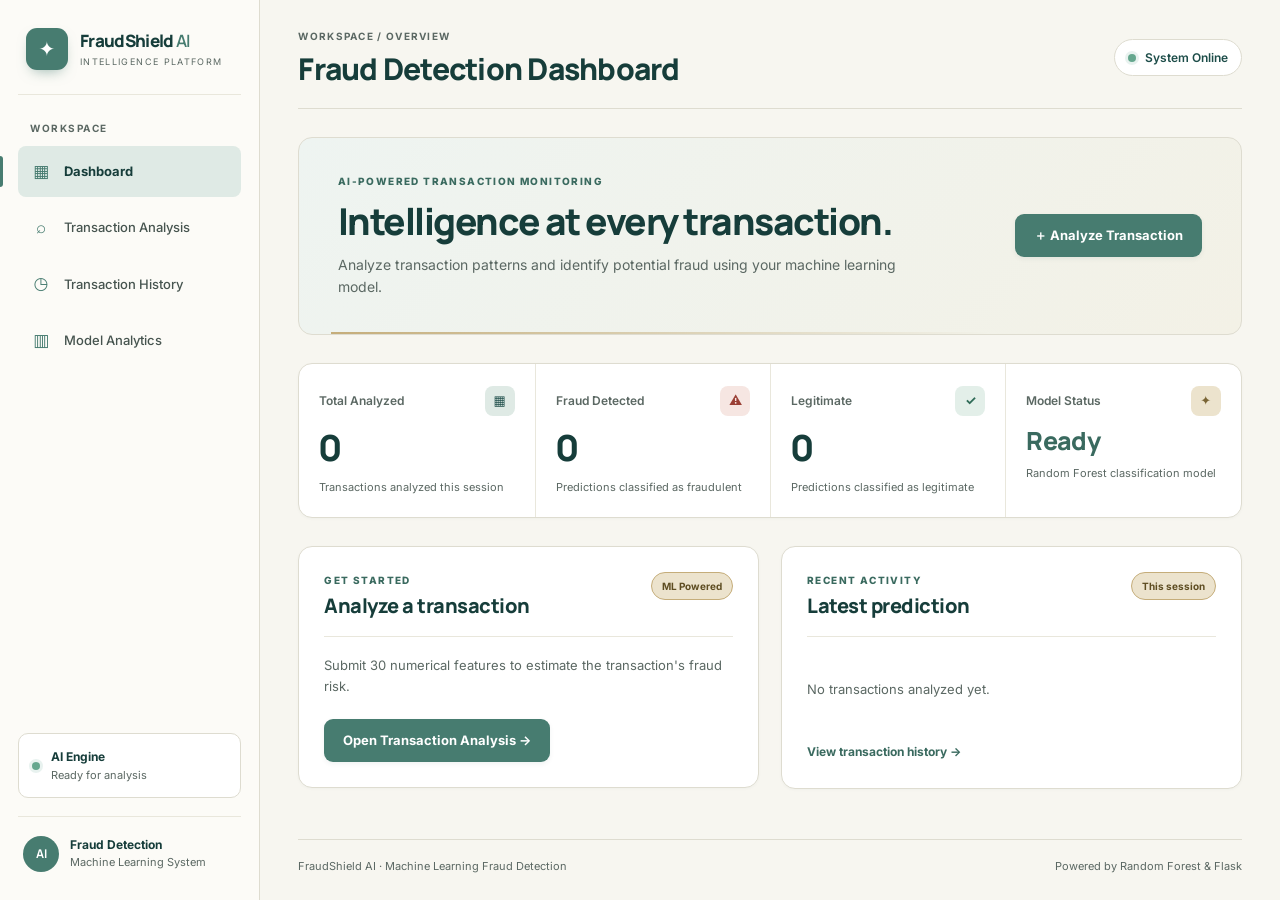
<file: frontend/index.html>
<!DOCTYPE html>
<html lang="en">
<head>
  <meta charset="UTF-8">
  <meta name="viewport" content="width=device-width, initial-scale=1.0">
  <title>FraudShield AI | Dashboard</title>
  <link rel="stylesheet" href="style.css">
  <link rel="preconnect" href="https://fonts.googleapis.com">
  <link rel="preconnect" href="https://fonts.gstatic.com" crossorigin>
  <link href="https://fonts.googleapis.com/css2?family=Inter:wght@400;500;600;700;800&family=Manrope:wght@500;600;700;800&display=swap" rel="stylesheet">
</head>
<body>
<div class="app-container">
  
  <aside class="sidebar">
    <a class="brand" href="index.html"><span class="brand-icon">✦</span><span><strong>FraudShield <em>AI</em></strong><small>INTELLIGENCE PLATFORM</small></span></a>
    <p class="nav-heading">WORKSPACE</p>
    <nav class="navigation">
      <a class="nav-link active" href="index.html"><span>▦</span> Dashboard</a>
      <a class="nav-link" href="analysis.html"><span>⌕</span> Transaction Analysis</a>
      <a class="nav-link" href="history.html"><span>◷</span> Transaction History</a>
      <a class="nav-link" href="analytics.html"><span>▥</span> Model Analytics</a>
    </nav>
    <div class="sidebar-bottom">
      <div class="system-status"><span class="status-dot"></span><div><strong>AI Engine</strong><p>Ready for analysis</p></div></div>
      <div class="profile"><span class="profile-avatar">AI</span><div><strong>Fraud Detection</strong><p>Machine Learning System</p></div></div>
    </div>
  </aside>
  <main class="main-content">
    <header class="topbar"><div><p class="breadcrumb">WORKSPACE / OVERVIEW</p><h1>Fraud Detection Dashboard</h1></div><span class="live-indicator"><span class="status-dot"></span> System Online</span></header>
    <section class="welcome-section"><div><p class="eyebrow">AI-POWERED TRANSACTION MONITORING</p><h2>Intelligence at every transaction.</h2><p class="welcome-description">Analyze transaction patterns and identify potential fraud using your machine learning model.</p></div><a href="analysis.html" class="primary-button">＋ Analyze Transaction</a></section>
    <section class="stats-grid">
      <article class="stat-card"><div class="stat-top"><span>Total Analyzed</span><span class="stat-icon blue-icon">▦</span></div><h3 id="total-analyzed">0</h3><p>Transactions analyzed this session</p></article>
      <article class="stat-card"><div class="stat-top"><span>Fraud Detected</span><span class="stat-icon red-icon">⚠</span></div><h3 id="fraud-count">0</h3><p>Predictions classified as fraudulent</p></article>
      <article class="stat-card"><div class="stat-top"><span>Legitimate</span><span class="stat-icon green-icon">✓</span></div><h3 id="legitimate-count">0</h3><p>Predictions classified as legitimate</p></article>
      <article class="stat-card"><div class="stat-top"><span>Model Status</span><span class="stat-icon purple-icon">✦</span></div><h3 class="model-status-text">Ready</h3><p>Random Forest classification model</p></article>
    </section>
    <section class="dashboard-grid">
      <article class="panel"><div class="panel-header"><div><p class="eyebrow">GET STARTED</p><h2>Analyze a transaction</h2></div><span class="badge">ML Powered</span></div><p class="panel-description">Submit 30 numerical features to estimate the transaction's fraud risk.</p><a href="analysis.html" class="primary-button">Open Transaction Analysis →</a></article>
      <article class="panel"><div class="panel-header"><div><p class="eyebrow">RECENT ACTIVITY</p><h2>Latest prediction</h2></div><span class="badge">This session</span></div><div id="dashboard-latest" class="empty-state">No transactions analyzed yet.</div><a class="text-link" href="history.html">View transaction history →</a></article>
    </section>
    <footer class="footer"><p>FraudShield AI · Machine Learning Fraud Detection</p><p>Powered by Random Forest &amp; Flask</p></footer>
  </main>
</div>
<script src="script.js"></script>
</body>
</html>
</file>
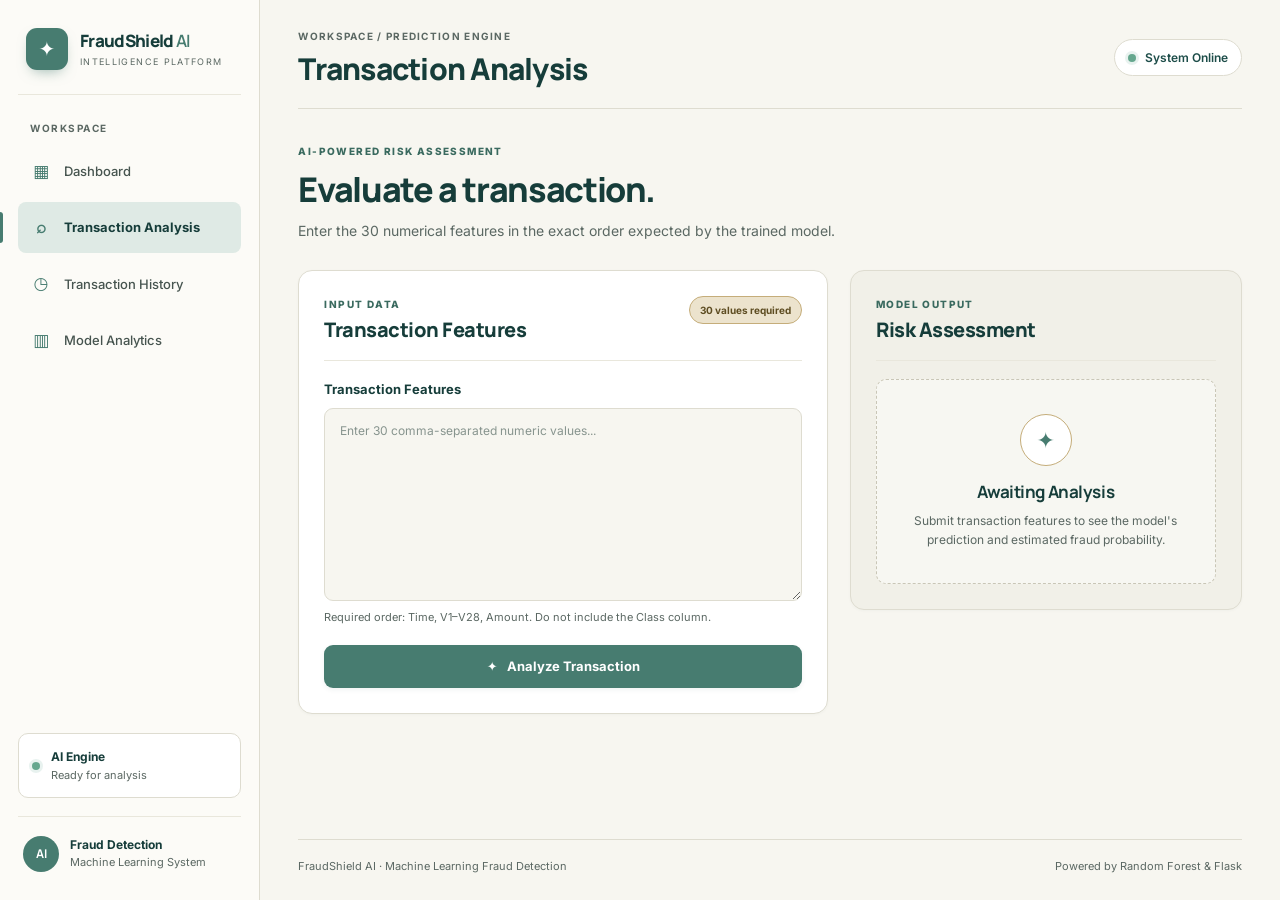
<file: frontend/analysis.html>
<!DOCTYPE html>
<html lang="en">
<head>
  <meta charset="UTF-8"><meta name="viewport" content="width=device-width, initial-scale=1.0">
  <title>FraudShield AI | Transaction Analysis</title>
  <link rel="stylesheet" href="style.css"><link rel="preconnect" href="https://fonts.googleapis.com"><link rel="preconnect" href="https://fonts.gstatic.com" crossorigin>
  <link href="https://fonts.googleapis.com/css2?family=Inter:wght@400;500;600;700;800&family=Manrope:wght@500;600;700;800&display=swap" rel="stylesheet">
</head>
<body><div class="app-container">
  <aside class="sidebar"><a class="brand" href="index.html"><span class="brand-icon">✦</span><span><strong>FraudShield <em>AI</em></strong><small>INTELLIGENCE PLATFORM</small></span></a><p class="nav-heading">WORKSPACE</p>
    <nav class="navigation"><a class="nav-link" href="index.html"><span>▦</span> Dashboard</a><a class="nav-link active" href="analysis.html"><span>⌕</span> Transaction Analysis</a><a class="nav-link" href="history.html"><span>◷</span> Transaction History</a><a class="nav-link" href="analytics.html"><span>▥</span> Model Analytics</a></nav>
    <div class="sidebar-bottom"><div class="system-status"><span class="status-dot"></span><div><strong>AI Engine</strong><p>Ready for analysis</p></div></div><div class="profile"><span class="profile-avatar">AI</span><div><strong>Fraud Detection</strong><p>Machine Learning System</p></div></div></div>
  </aside>
  <main class="main-content"><header class="topbar"><div><p class="breadcrumb">WORKSPACE / PREDICTION ENGINE</p><h1>Transaction Analysis</h1></div><span class="live-indicator"><span class="status-dot"></span> System Online</span></header>
    <section class="page-intro"><p class="eyebrow">AI-POWERED RISK ASSESSMENT</p><h2>Evaluate a transaction.</h2><p>Enter the 30 numerical features in the exact order expected by the trained model.</p></section>
    <section class="dashboard-grid analysis-layout">
      <article class="panel"><div class="panel-header"><div><p class="eyebrow">INPUT DATA</p><h2>Transaction Features</h2></div><span class="badge">30 values required</span></div>
        <form id="prediction-form"><label for="transaction-features">Transaction Features</label><textarea id="transaction-features" name="features" rows="8" placeholder="Enter 30 comma-separated numeric values..." required></textarea><p class="input-help">Required order: Time, V1–V28, Amount. Do not include the Class column.</p><button type="submit" class="primary-button analyze-button"><span>✦</span> Analyze Transaction</button><p id="form-message" class="form-message" role="status" aria-live="polite"></p></form>
      </article>
      <article class="panel result-panel"><div class="panel-header"><div><p class="eyebrow">MODEL OUTPUT</p><h2>Risk Assessment</h2></div></div>
        <div id="result-placeholder" class="result-placeholder"><div class="result-symbol">✦</div><h3>Awaiting Analysis</h3><p>Submit transaction features to see the model's prediction and estimated fraud probability.</p></div>
        <div id="prediction-result" hidden><div id="result-badge" class="result-badge"><span id="result-symbol">✓</span><span id="result-label">LEGITIMATE</span></div><div class="risk-score"><div class="risk-score-heading"><span>Estimated Fraud Probability</span><strong id="fraud-probability">0.00%</strong></div><div class="progress-track"><div id="risk-progress" class="progress-fill"></div></div></div><p class="result-disclaimer">This result is a machine learning prediction, not a guarantee of transaction legitimacy.</p></div>
      </article>
    </section>
    <footer class="footer"><p>FraudShield AI · Machine Learning Fraud Detection</p><p>Powered by Random Forest &amp; Flask</p></footer>
  </main>
</div><script src="script.js"></script></body></html>
</file>
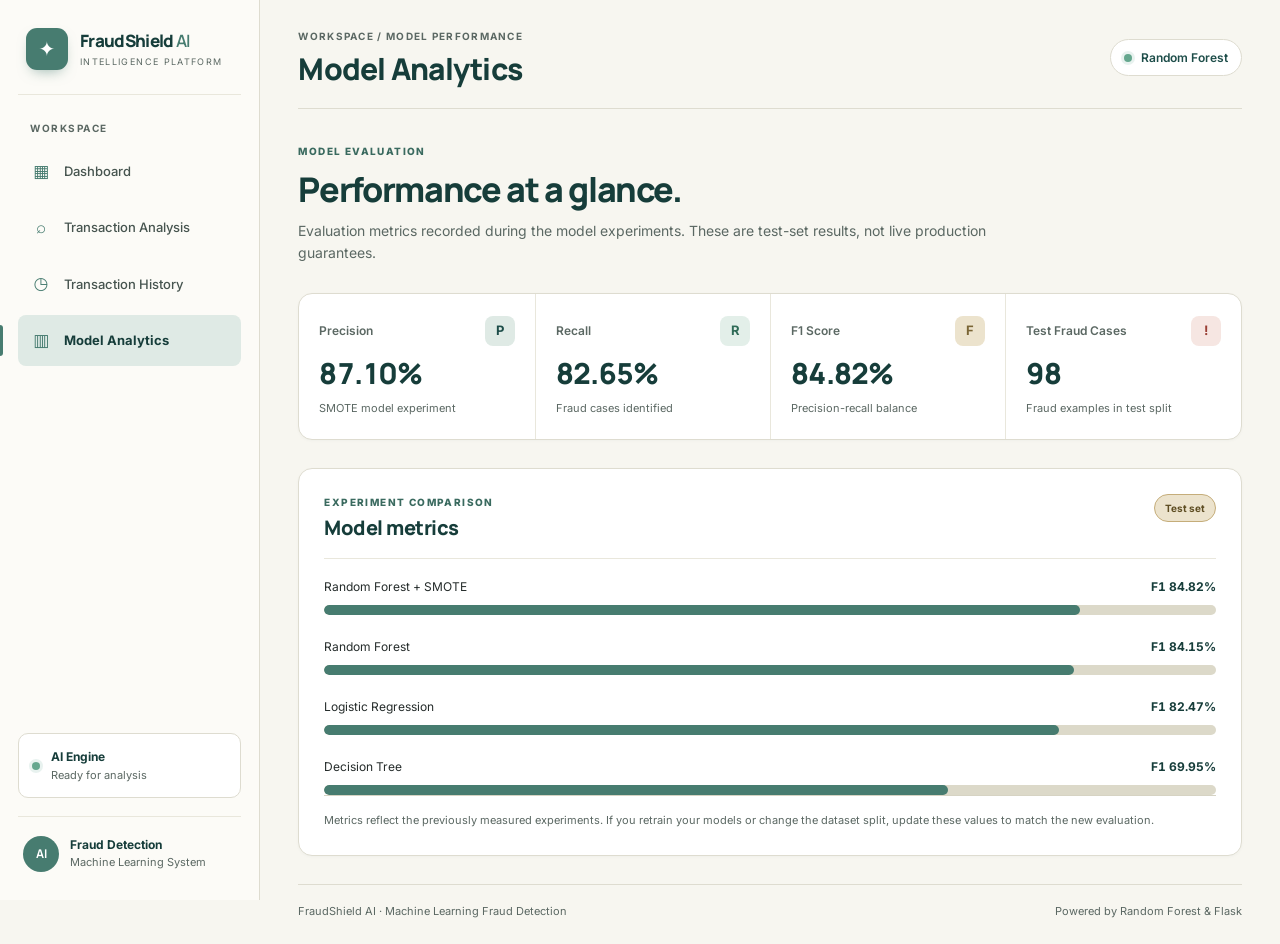
<file: frontend/analytics.html>
<!DOCTYPE html>
<html lang="en"><head><meta charset="UTF-8"><meta name="viewport" content="width=device-width, initial-scale=1.0"><title>FraudShield AI | Model Analytics</title><link rel="stylesheet" href="style.css"><link rel="preconnect" href="https://fonts.googleapis.com"><link rel="preconnect" href="https://fonts.gstatic.com" crossorigin><link href="https://fonts.googleapis.com/css2?family=Inter:wght@400;500;600;700;800&family=Manrope:wght@500;600;700;800&display=swap" rel="stylesheet"></head>
<body><div class="app-container"><aside class="sidebar"><a class="brand" href="index.html"><span class="brand-icon">✦</span><span><strong>FraudShield <em>AI</em></strong><small>INTELLIGENCE PLATFORM</small></span></a><p class="nav-heading">WORKSPACE</p><nav class="navigation"><a class="nav-link" href="index.html"><span>▦</span> Dashboard</a><a class="nav-link" href="analysis.html"><span>⌕</span> Transaction Analysis</a><a class="nav-link" href="history.html"><span>◷</span> Transaction History</a><a class="nav-link active" href="analytics.html"><span>▥</span> Model Analytics</a></nav><div class="sidebar-bottom"><div class="system-status"><span class="status-dot"></span><div><strong>AI Engine</strong><p>Ready for analysis</p></div></div><div class="profile"><span class="profile-avatar">AI</span><div><strong>Fraud Detection</strong><p>Machine Learning System</p></div></div></div></aside>
<main class="main-content"><header class="topbar"><div><p class="breadcrumb">WORKSPACE / MODEL PERFORMANCE</p><h1>Model Analytics</h1></div><span class="live-indicator"><span class="status-dot"></span> Random Forest</span></header><section class="page-intro"><p class="eyebrow">MODEL EVALUATION</p><h2>Performance at a glance.</h2><p>Evaluation metrics recorded during the model experiments. These are test-set results, not live production guarantees.</p></section>
<section class="stats-grid analytics-stats"><article class="stat-card"><div class="stat-top"><span>Precision</span><span class="stat-icon blue-icon">P</span></div><h3>87.10%</h3><p>SMOTE model experiment</p></article><article class="stat-card"><div class="stat-top"><span>Recall</span><span class="stat-icon green-icon">R</span></div><h3>82.65%</h3><p>Fraud cases identified</p></article><article class="stat-card"><div class="stat-top"><span>F1 Score</span><span class="stat-icon purple-icon">F</span></div><h3>84.82%</h3><p>Precision-recall balance</p></article><article class="stat-card"><div class="stat-top"><span>Test Fraud Cases</span><span class="stat-icon red-icon">!</span></div><h3>98</h3><p>Fraud examples in test split</p></article></section>
<section class="panel"><div class="panel-header"><div><p class="eyebrow">EXPERIMENT COMPARISON</p><h2>Model metrics</h2></div><span class="badge">Test set</span></div><div class="metric-list"><div class="metric-row"><div><span>Random Forest + SMOTE</span><strong>F1 84.82%</strong></div><div class="metric-track"><span style="width:84.82%"></span></div></div><div class="metric-row"><div><span>Random Forest</span><strong>F1 84.15%</strong></div><div class="metric-track"><span style="width:84.15%"></span></div></div><div class="metric-row"><div><span>Logistic Regression</span><strong>F1 82.47%</strong></div><div class="metric-track"><span style="width:82.47%"></span></div></div><div class="metric-row"><div><span>Decision Tree</span><strong>F1 69.95%</strong></div><div class="metric-track"><span style="width:69.95%"></span></div></div></div><p class="result-disclaimer">Metrics reflect the previously measured experiments. If you retrain your models or change the dataset split, update these values to match the new evaluation.</p></section><footer class="footer"><p>FraudShield AI · Machine Learning Fraud Detection</p><p>Powered by Random Forest &amp; Flask</p></footer></main></div><script src="script.js"></script></body></html>
</file>
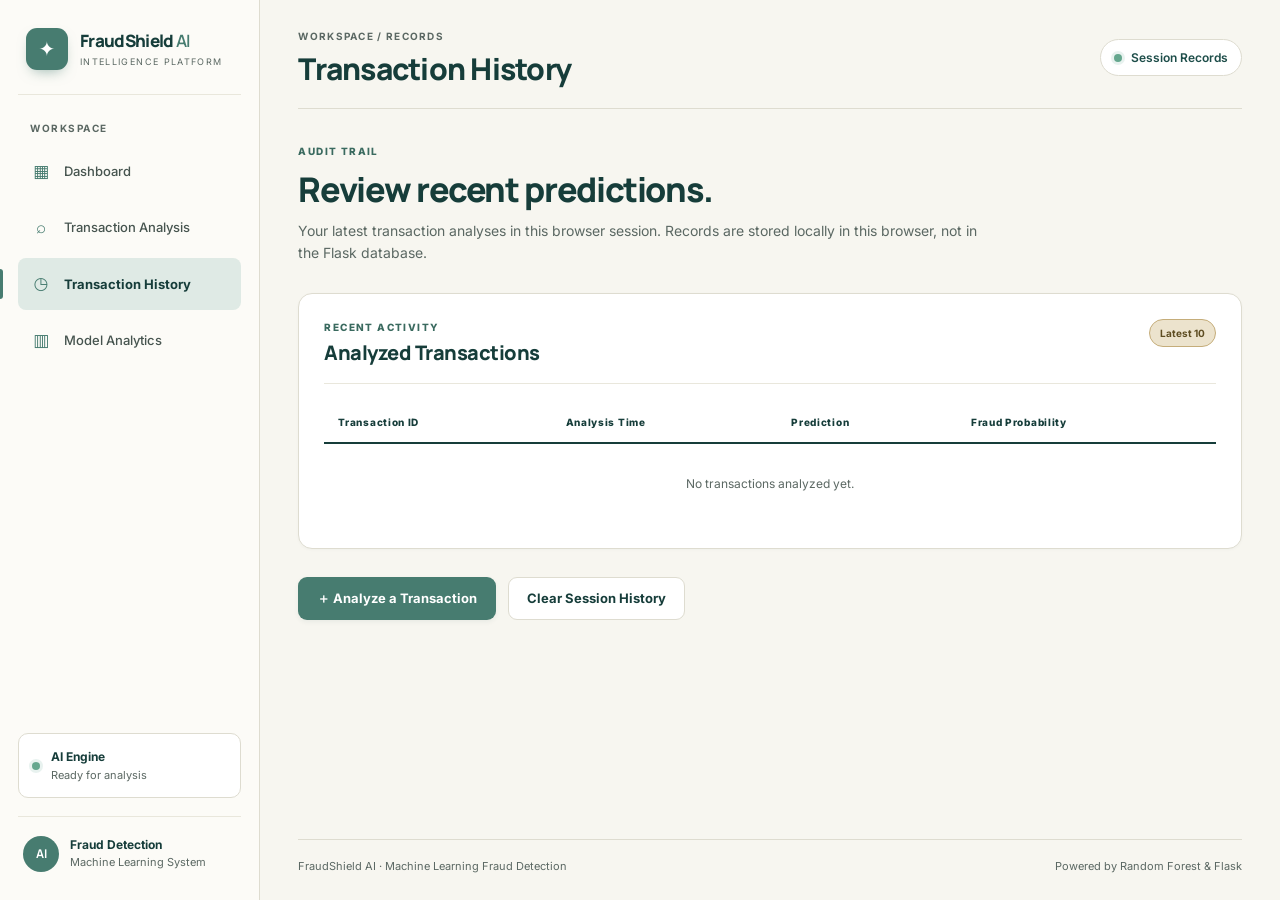
<file: frontend/history.html>
<!DOCTYPE html>
<html lang="en"><head><meta charset="UTF-8"><meta name="viewport" content="width=device-width, initial-scale=1.0"><title>FraudShield AI | Transaction History</title><link rel="stylesheet" href="style.css"><link rel="preconnect" href="https://fonts.googleapis.com"><link rel="preconnect" href="https://fonts.gstatic.com" crossorigin><link href="https://fonts.googleapis.com/css2?family=Inter:wght@400;500;600;700;800&family=Manrope:wght@500;600;700;800&display=swap" rel="stylesheet"></head>
<body><div class="app-container"><aside class="sidebar"><a class="brand" href="index.html"><span class="brand-icon">✦</span><span><strong>FraudShield <em>AI</em></strong><small>INTELLIGENCE PLATFORM</small></span></a><p class="nav-heading">WORKSPACE</p><nav class="navigation"><a class="nav-link" href="index.html"><span>▦</span> Dashboard</a><a class="nav-link" href="analysis.html"><span>⌕</span> Transaction Analysis</a><a class="nav-link active" href="history.html"><span>◷</span> Transaction History</a><a class="nav-link" href="analytics.html"><span>▥</span> Model Analytics</a></nav><div class="sidebar-bottom"><div class="system-status"><span class="status-dot"></span><div><strong>AI Engine</strong><p>Ready for analysis</p></div></div><div class="profile"><span class="profile-avatar">AI</span><div><strong>Fraud Detection</strong><p>Machine Learning System</p></div></div></div></aside>
<main class="main-content"><header class="topbar"><div><p class="breadcrumb">WORKSPACE / RECORDS</p><h1>Transaction History</h1></div><span class="live-indicator"><span class="status-dot"></span> Session Records</span></header><section class="page-intro"><p class="eyebrow">AUDIT TRAIL</p><h2>Review recent predictions.</h2><p>Your latest transaction analyses in this browser session. Records are stored locally in this browser, not in the Flask database.</p></section>
<section class="panel history-panel"><div class="panel-header"><div><p class="eyebrow">RECENT ACTIVITY</p><h2>Analyzed Transactions</h2></div><span class="badge">Latest 10</span></div><div class="table-wrapper"><table><thead><tr><th>Transaction ID</th><th>Analysis Time</th><th>Prediction</th><th>Fraud Probability</th></tr></thead><tbody id="history-body"><tr><td colspan="4" class="empty-history">No transactions analyzed yet.</td></tr></tbody></table></div></section><div class="page-actions"><a href="analysis.html" class="primary-button">＋ Analyze a Transaction</a><button type="button" id="clear-history" class="secondary-button">Clear Session History</button></div><footer class="footer"><p>FraudShield AI · Machine Learning Fraud Detection</p><p>Powered by Random Forest &amp; Flask</p></footer></main></div><script src="script.js"></script></body></html>
</file>
<file: frontend/style.css>
@import url("https://fonts.googleapis.com/css2?family=Manrope:wght@500;600;700;800&display=swap");
:root{--teal-900:#0f2e2c;--teal-800:#163d3a;--teal-700:#1d4d49;--jade:#477c70;--jade-dark:#3a6a5f;--jade-100:#dfeae5;--jade-50:#eef4f1;--ivory:#f7f6f0;--ivory-deep:#efede4;--white:#fff;--champagne:#c5ad7a;--champagne-soft:#ece3cd;--charcoal:#252c2b;--muted:#5b6863;--line:#dedcd0;--line-soft:#e9e7dc;--safe:#2f6b57;--safe-bg:#e3efe9;--alert:#9a3f35;--alert-bg:#f6e6e2;--font-display:"Manrope","Inter",sans-serif;--font-body:"Inter",system-ui,sans-serif;--radius:14px;--shadow:0 6px 20px -8px rgba(22,61,58,.15);--sidebar-width:260px}
*{box-sizing:border-box}html{scroll-behavior:smooth}body{margin:0;background:var(--ivory);color:var(--charcoal);font:15px/1.6 var(--font-body);-webkit-font-smoothing:antialiased}h1,h2,h3,p{margin:0}h1,h2,h3{font-family:var(--font-display);letter-spacing:-.025em;line-height:1.25;color:var(--teal-800)}a{color:inherit;text-decoration:none}button,textarea{font:inherit}[hidden]{display:none!important}::selection{background:var(--champagne-soft);color:var(--teal-900)}:focus-visible{outline:3px solid var(--jade);outline-offset:3px}
.app-container{min-height:100vh;display:grid;grid-template-columns:var(--sidebar-width) minmax(0,1fr)}.sidebar{position:sticky;top:0;height:100vh;display:flex;flex-direction:column;padding:28px 18px;background:#fcfbf7;border-right:1px solid var(--line);overflow-y:auto}.brand{display:flex;align-items:center;gap:12px;padding:0 8px 24px;border-bottom:1px solid var(--line-soft);margin-bottom:25px}.brand-icon{display:grid;place-items:center;flex:none;width:42px;height:42px;border-radius:11px;background:var(--jade);color:white;font-size:20px;box-shadow:0 6px 14px -6px #477c7099}.brand strong{display:block;font:800 17px var(--font-display);color:var(--teal-800);letter-spacing:-.04em}.brand em{font-style:normal;color:var(--jade);font-weight:600}.brand small{display:block;margin-top:3px;font-size:9px;letter-spacing:.15em;color:var(--muted)}.nav-heading{padding:0 12px;margin-bottom:10px;font-size:10px;font-weight:700;letter-spacing:.15em;color:var(--muted)}.navigation{display:flex;flex-direction:column;gap:5px}.nav-link{display:flex;align-items:center;gap:12px;position:relative;padding:12px;border-radius:8px;color:#46544f;font-size:13px;font-weight:500;transition:background .16s,color .16s}.nav-link span{width:22px;text-align:center;font-size:17px;color:var(--jade)}.nav-link:hover{background:var(--jade-50);color:var(--teal-800)}.nav-link.active{background:var(--jade-100);color:var(--teal-800);font-weight:700}.nav-link.active:before{content:"";position:absolute;left:-18px;top:20%;bottom:20%;width:3px;background:var(--jade);border-radius:0 3px 3px 0}.sidebar-bottom{margin-top:auto;padding-top:24px;display:grid;gap:18px}.system-status{display:flex;align-items:center;gap:11px;padding:13px;border:1px solid var(--line);border-radius:10px;background:white}.system-status strong,.profile strong{display:block;font-size:12px;color:var(--teal-800)}.system-status p,.profile p{font-size:11px;color:var(--muted)}.status-dot{display:inline-block;flex:none;width:8px;height:8px;border-radius:50%;background:#65a78e;box-shadow:0 0 0 3px #65a78e25}.profile{display:flex;align-items:center;gap:11px;padding:18px 5px 0;border-top:1px solid var(--line-soft)}.profile-avatar,.top-avatar{display:grid;place-items:center;flex:none;width:36px;height:36px;border-radius:50%;font:700 12px var(--font-display)}.profile-avatar{background:var(--jade);color:white}
.main-content{min-width:0;padding:28px clamp(20px,3vw,48px) 24px;display:flex;flex-direction:column;gap:28px}.topbar{display:flex;align-items:center;justify-content:space-between;gap:20px;padding-bottom:20px;border-bottom:1px solid var(--line)}.breadcrumb{font-size:10px;font-weight:700;letter-spacing:.13em;color:var(--muted);margin-bottom:6px}.topbar h1{font-size:clamp(23px,2.4vw,30px);font-weight:800}.live-indicator{display:inline-flex;align-items:center;gap:9px;padding:8px 13px;border:1px solid var(--line);border-radius:999px;background:white;font-size:12px;font-weight:600;color:var(--teal-700);white-space:nowrap}
.welcome-section{display:flex;align-items:center;justify-content:space-between;gap:24px;padding:35px clamp(22px,3vw,40px);border:1px solid var(--line);border-radius:var(--radius);background:linear-gradient(135deg,var(--jade-50),#f3f1e6);position:relative;overflow:hidden}.welcome-section:after{content:"";position:absolute;bottom:0;left:32px;right:32px;height:2px;background:linear-gradient(90deg,var(--champagne),transparent 75%)}.welcome-section>div{max-width:620px}.eyebrow{font-size:10px;font-weight:800;letter-spacing:.14em;color:var(--jade-dark)}.welcome-section h2,.page-intro h2{margin:9px 0 10px;font-size:clamp(25px,3vw,37px);font-weight:800;letter-spacing:-.04em}.welcome-description,.page-intro>p:last-child{max-width:570px;color:var(--muted);font-size:14px}.page-intro{padding:6px 0 0}.page-intro h2{font-size:clamp(25px,3vw,34px)}.page-intro>p:last-child{max-width:700px}
.primary-button,.secondary-button{display:inline-flex;align-items:center;justify-content:center;gap:9px;border:1px solid transparent;border-radius:9px;padding:12px 18px;font-size:13px;font-weight:700;line-height:1.3;cursor:pointer;transition:background .16s,transform .16s,box-shadow .16s}.primary-button{background:var(--jade);color:white;box-shadow:0 2px 5px #163d3a10;white-space:nowrap}.primary-button:hover{background:var(--jade-dark);box-shadow:var(--shadow);transform:translateY(-1px)}.primary-button:disabled{opacity:.6;cursor:wait;transform:none}.secondary-button{background:white;color:var(--teal-800);border-color:var(--line)}.secondary-button:hover{background:var(--jade-50);border-color:var(--jade)}
.stats-grid{display:grid;grid-template-columns:repeat(4,minmax(0,1fr));background:white;border:1px solid var(--line);border-radius:var(--radius);box-shadow:0 1px 3px #163d3a08;overflow:hidden}.stat-card{padding:22px 20px;display:flex;flex-direction:column;gap:9px;border-left:1px solid var(--line-soft)}.stat-card:first-child{border-left:0}.stat-top{display:flex;align-items:center;justify-content:space-between;gap:8px;color:var(--muted);font-size:12px;font-weight:600}.stat-icon{display:grid;place-items:center;width:30px;height:30px;border-radius:8px;font-size:13px;font-weight:700;flex:none}.blue-icon{background:var(--jade-100);color:var(--teal-700)}.red-icon{background:var(--alert-bg);color:var(--alert)}.green-icon{background:var(--safe-bg);color:var(--safe)}.purple-icon{background:var(--champagne-soft);color:#7a6535}.stat-card h3{font-size:clamp(27px,3vw,36px);font-weight:800;font-variant-numeric:tabular-nums}.stat-card h3.model-status-text{font-size:25px;color:var(--jade-dark)}.stat-card>p{font-size:11px;color:var(--muted);line-height:1.5}
.dashboard-grid{display:grid;grid-template-columns:minmax(0,1fr) minmax(0,1fr);gap:22px;align-items:start}.analysis-layout{grid-template-columns:minmax(0,1.15fr) minmax(320px,.85fr)}.panel{min-width:0;padding:25px;background:white;border:1px solid var(--line);border-radius:var(--radius);box-shadow:0 1px 3px #163d3a08}.panel-header{display:flex;align-items:flex-start;justify-content:space-between;gap:14px;padding-bottom:18px;margin-bottom:18px;border-bottom:1px solid var(--line-soft)}.panel-header h2{margin-top:5px;font-size:20px;font-weight:800}.panel-description{margin-bottom:22px;color:var(--muted);font-size:13px}.badge{display:inline-flex;align-items:center;padding:5px 10px;border:1px solid var(--champagne);border-radius:999px;background:var(--champagne-soft);color:#5e4d22;font-size:10px;font-weight:700;white-space:nowrap}.text-link{display:inline-block;margin-top:18px;color:var(--jade-dark);font-size:12px;font-weight:700}.empty-state{padding:24px 0;color:var(--muted);font-size:13px}
#prediction-form label{display:block;margin-bottom:8px;color:var(--teal-800);font-size:13px;font-weight:700}textarea{display:block;width:100%;min-height:175px;resize:vertical;padding:14px 15px;border:1px solid var(--line);border-radius:9px;background:var(--ivory);color:var(--charcoal);font:12px/1.7 ui-monospace,SFMono-Regular,Consolas,monospace;transition:border-color .16s,box-shadow .16s}textarea::placeholder{color:#87948e;font:12px var(--font-body)}textarea:hover{border-color:#aab7b0}textarea:focus{outline:none;border-color:var(--jade);background:white;box-shadow:0 0 0 3px #477c7025}.input-help{margin-top:8px;color:var(--muted);font-size:11px}.analyze-button{width:100%;margin-top:18px}.form-message{margin-top:13px;font-size:12px;font-weight:600}.form-message:empty{display:none}.form-message.error,.form-message.is-error{padding:10px 12px;border-left:3px solid var(--alert);border-radius:5px;background:var(--alert-bg);color:var(--alert)}.form-message.success,.form-message.is-success{padding:10px 12px;border-left:3px solid var(--safe);border-radius:5px;background:var(--safe-bg);color:var(--safe)}.form-message.info{padding:10px 12px;border-left:3px solid var(--champagne);border-radius:5px;background:var(--champagne-soft);color:#5e4d22}
.result-panel{background:#f1f0e8}.result-placeholder{display:flex;flex-direction:column;align-items:center;text-align:center;padding:34px 18px;border:1px dashed #c9c6b6;border-radius:10px;background:#ffffff75}.result-symbol{display:grid;place-items:center;width:52px;height:52px;margin-bottom:15px;border:1px solid var(--champagne);border-radius:50%;background:white;color:var(--jade);font-size:22px}.result-placeholder h3{font-size:17px;margin-bottom:8px}.result-placeholder p{max-width:280px;font-size:12px;color:var(--muted)}.result-badge{display:flex;align-items:center;gap:12px;padding:15px;margin-bottom:22px;border:1px solid #2f6b5745;border-left:5px solid var(--safe);border-radius:9px;background:var(--safe-bg);color:var(--safe);font:800 15px var(--font-display);letter-spacing:.02em}.result-badge #result-symbol{display:grid;place-items:center;width:30px;height:30px;border-radius:50%;background:var(--safe);color:white}.result-badge.fraud{background:var(--alert-bg);color:var(--alert);border-color:#9a3f3545}.result-badge.fraud #result-symbol{background:var(--alert)}.risk-score{margin-bottom:22px}.risk-score-heading{display:flex;align-items:center;justify-content:space-between;gap:10px;margin-bottom:12px;font-size:11px;color:var(--muted)}.risk-score-heading strong{font:800 26px var(--font-display);color:var(--teal-800);white-space:nowrap}.progress-track,.metric-track{height:9px;border-radius:999px;background:#dcd9c9;overflow:hidden}.progress-fill{height:100%;min-width:2px;border-radius:999px;background:var(--jade);transition:width .6s ease}.progress-fill.fraud{background:var(--alert)}.result-disclaimer{padding-top:16px;border-top:1px solid #d6d3c3;color:var(--muted);font-size:11px;line-height:1.6}
.table-wrapper{width:100%;overflow-x:auto;-webkit-overflow-scrolling:touch}table{width:100%;min-width:570px;border-collapse:collapse;font-size:12px}thead th{padding:12px 14px;border-bottom:2px solid var(--teal-800);text-align:left;color:var(--teal-800);font-size:10px;font-weight:800;letter-spacing:.07em;white-space:nowrap}tbody td{padding:15px 14px;border-bottom:1px solid var(--line-soft);color:var(--charcoal);vertical-align:middle}tbody tr:hover{background:var(--ivory)}tbody tr:last-child td{border-bottom:0}tbody td:first-child{font-family:ui-monospace,Consolas,monospace;color:var(--teal-700)}tbody td:nth-child(2){color:var(--muted);white-space:nowrap}.prediction-tag{display:inline-flex;padding:5px 9px;border-radius:999px;font-size:10px;font-weight:800;letter-spacing:.025em}.prediction-tag.fraud{background:var(--alert-bg);color:var(--alert)}.prediction-tag.legitimate{background:var(--safe-bg);color:var(--safe)}.empty-history{text-align:center!important;padding:30px 12px!important;color:var(--muted)!important;font-family:var(--font-body)!important}.page-actions{display:flex;align-items:center;gap:12px;flex-wrap:wrap}
.metric-list{display:grid;gap:22px}.metric-row>div:first-child{display:flex;align-items:center;justify-content:space-between;gap:12px;margin-bottom:9px;font-size:12px}.metric-row strong{color:var(--teal-800);font-variant-numeric:tabular-nums}.metric-track{height:10px}.metric-track span{display:block;height:100%;border-radius:999px;background:var(--jade)}.analytics-stats .stat-card h3{font-size:29px}
.footer{display:flex;justify-content:space-between;gap:12px;flex-wrap:wrap;margin-top:auto;padding-top:18px;border-top:1px solid var(--line);color:var(--muted);font-size:11px}
@media(max-width:1150px){.stats-grid{grid-template-columns:repeat(2,minmax(0,1fr))}.stat-card:nth-child(3){border-left:0}.stat-card:nth-child(n+3){border-top:1px solid var(--line-soft)}}
@media(max-width:900px){.app-container{grid-template-columns:1fr}.sidebar{position:static;height:auto;padding:16px 20px;overflow:visible}.brand{padding-bottom:15px;margin-bottom:15px}.sidebar-bottom{display:none}.navigation{flex-direction:row;overflow-x:auto;padding-bottom:4px}.nav-link{flex:none;white-space:nowrap;padding:10px}.nav-link.active:before{left:10px;right:10px;top:auto;bottom:0;width:auto;height:2px}.nav-heading{display:none}.main-content{padding:24px}.dashboard-grid,.analysis-layout{grid-template-columns:1fr}}
@media(max-width:600px){body{font-size:14px}.main-content{padding:17px;gap:20px}.sidebar{padding:14px}.brand small{display:none}.navigation{gap:3px}.nav-link{font-size:11px;padding:9px}.nav-link span{width:auto}.topbar{align-items:flex-start}.live-indicator{font-size:0;padding:9px}.live-indicator .status-dot{width:9px;height:9px}.welcome-section{align-items:stretch;flex-direction:column;padding:24px 20px}.welcome-section .primary-button{width:100%}.stats-grid{grid-template-columns:1fr}.stat-card,.stat-card:nth-child(3){padding:17px;border-left:0}.stat-card+.stat-card{border-top:1px solid var(--line-soft)}.panel{padding:18px}.panel-header{flex-wrap:wrap}.footer{flex-direction:column}.page-actions>*{width:100%}.risk-score-heading strong{font-size:22px}}
@media(prefers-reduced-motion:reduce){html{scroll-behavior:auto}*,*::before,*::after{transition-duration:.01ms!important;animation-duration:.01ms!important;animation-iteration-count:1!important}}
</file>
